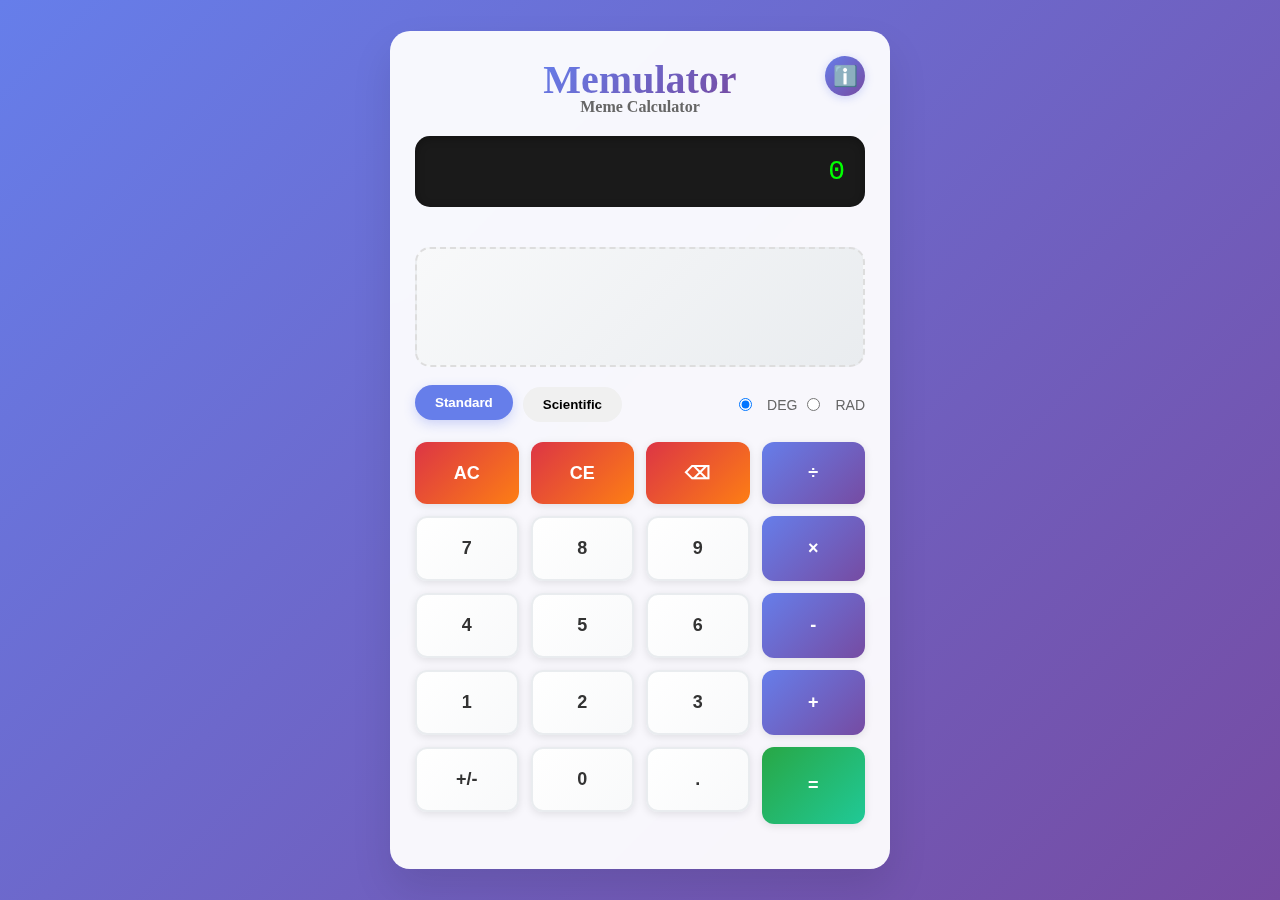
<file: index.html>
<!DOCTYPE html>
<html lang="en">
<head>
    <meta charset="UTF-8">
    <meta name="viewport" content="width=device-width, initial-scale=1.0">
    <title>Meme Scientific Calculator</title>
    <link rel="stylesheet" href="style.css">
</head>
<body>
    <div class="calculator">
        <div class="header">
            <h1 style="font-family: 'Georgia', serif; font-size: 2.5em; margin: 0;">
                <span style="background: linear-gradient(135deg, #667eea 0%, #764ba2 100%); -webkit-background-clip: text; -webkit-text-fill-color: transparent; font-weight: bold;">Memulator</span>
                <span style="font-size: 0.4em; color: #666; display: block; margin-top: -5px;">Meme Calculator</span>
            </h1>
            <button class="info-btn" onclick="window.location.href='description.html'" title="About Memulator">
                ℹ️
            </button>
        </div>

        <div class="display-container">
            <div class="display" id="display">0</div>
            <div class="display-history" id="displayHistory"></div>
            <div class="meme-output" id="memeOutput"></div>
        </div>
        
        <div class="controls-section">
            <div class="mode-selector">
                <button class="mode-btn active" data-mode="classic">Standard</button>
                <button class="mode-btn" data-mode="scientific">Scientific</button>
            </div>
            <div class="angle-selector">
                <input type="radio" id="deg" name="angle" value="DEG" checked>
                <label for="deg">DEG</label>
                <input type="radio" id="rad" name="angle" value="RAD">
                <label for="rad">RAD</label>
            </div>
        </div>

        <div id="keypads">
            <!-- Standard Keypad -->
            <div class="buttons" id="keypadClassic">
                <button class="btn func" data-action="clear-all">AC</button>
                <button class="btn func" data-action="clear">CE</button>
                <button class="btn func" data-action="del">⌫</button>
                <button class="btn operator" data-value="/">÷</button>

                <button class="btn number" data-value="7">7</button>
                <button class="btn number" data-value="8">8</button>
                <button class="btn number" data-value="9">9</button>
                <button class="btn operator" data-value="*">×</button>

                <button class="btn number" data-value="4">4</button>
                <button class="btn number" data-value="5">5</button>
                <button class="btn number" data-value="6">6</button>
                <button class="btn operator" data-value="-">-</button>
                
                <button class="btn number" data-value="1">1</button>
                <button class="btn number" data-value="2">2</button>
                <button class="btn number" data-value="3">3</button>
                <button class="btn operator" data-value="+">+</button>

                <button class="btn number" data-action="negate">+/-</button>
                <button class="btn number" data-value="0">0</button>
                <button class="btn number" data-value=".">.</button>
                <button class="btn equals" data-action="equals">=</button>
            </div>

            <!-- Scientific Keypad -->
            <div class="buttons scientific-layout hidden" id="keypadScientific">
                <!-- Row 1 -->
                <button class="btn scientific" data-fn="sin">sin</button>
                <button class="btn scientific" data-fn="cos">cos</button>
                <button class="btn scientific" data-fn="tan">tan</button>
                <button class="btn scientific" data-fn="log">log</button>
                <button class="btn scientific" data-fn="ln">ln</button>
                
                <!-- Row 2 -->
                <button class="btn scientific" data-fn="asin">sin⁻¹</button>
                <button class="btn scientific" data-fn="acos">cos⁻¹</button>
                <button class="btn scientific" data-fn="atan">tan⁻¹</button>
                <button class="btn scientific" data-fn="sqrt">√</button>
                <button class="btn scientific" data-fn="cbrt">∛</button>
                
                <!-- Row 3 -->
                <button class="btn scientific" data-fn="pow">xʸ</button>
                <button class="btn scientific" data-fn="square">x²</button>
                <button class="btn scientific" data-fn="cube">x³</button>
                <button class="btn scientific" data-fn="fact">n!</button>
                <button class="btn scientific" data-fn="exp">eˣ</button>
                
                <!-- Row 4 -->
                <button class="btn scientific" data-const="π">π</button>
                <button class="btn scientific" data-const="e">e</button>
                <button class="btn scientific" data-fn="inv">1/x</button>
                <button class="btn scientific" data-fn="abs">|x|</button>
                <button class="btn scientific" data-action="clear-all">AC</button>
                
                <!-- Row 5 -->
                <button class="btn scientific" data-mem="MC">MC</button>
                <button class="btn scientific" data-mem="MR">MR</button>
                <button class="btn scientific" data-mem="M+">M+</button>
                <button class="btn scientific" data-mem="M-">M-</button>
                <button class="btn scientific" data-action="del">⌫</button>
                
                <!-- Row 6 -->
                <button class="btn scientific" data-value="(">(</button>
                <button class="btn scientific" data-value="7">7</button>
                <button class="btn scientific" data-value="8">8</button>
                <button class="btn scientific" data-value="9">9</button>
                <button class="btn operator" data-value="/">÷</button>
                
                <!-- Row 7 -->
                <button class="btn scientific" data-value=")">)</button>
                <button class="btn scientific" data-value="4">4</button>
                <button class="btn scientific" data-value="5">5</button>
                <button class="btn scientific" data-value="6">6</button>
                <button class="btn operator" data-value="*">×</button>
                
                <!-- Row 8 -->
                <button class="btn scientific" data-value="%">%</button>
                <button class="btn scientific" data-value="1">1</button>
                <button class="btn scientific" data-value="2">2</button>
                <button class="btn scientific" data-value="3">3</button>
                <button class="btn operator" data-value="-">-</button>
                
                <!-- Row 9 -->
                <button class="btn scientific" data-action="negate">+/-</button>
                <button class="btn scientific" data-value="0">0</button>
                <button class="btn scientific" data-value=".">.</button>
                <button class="btn equals" data-action="equals">=</button>
                <button class="btn operator" data-value="+">+</button>
            </div>
        </div>

        <div class="share-section" id="shareSection" style="display: none;">
            <button class="share-btn" id="btnShare">📱 Share Result</button>
            <button class="share-btn" id="btnDownload">💾 Download</button>
        </div>
    </div>
    
    <div class="error-overlay" id="errorOverlay" style="display: none;">
        <div class="error-content">
            <img id="errorImage" src="templates/error.jpg" alt="Error">
            <p id="errorMessage">Calculation Error</p>
            <button class="error-close" onclick="closeError()">Close</button>
        </div>
    </div>
    
    <script src="script.js"></script>
</body>
</html>
</file>
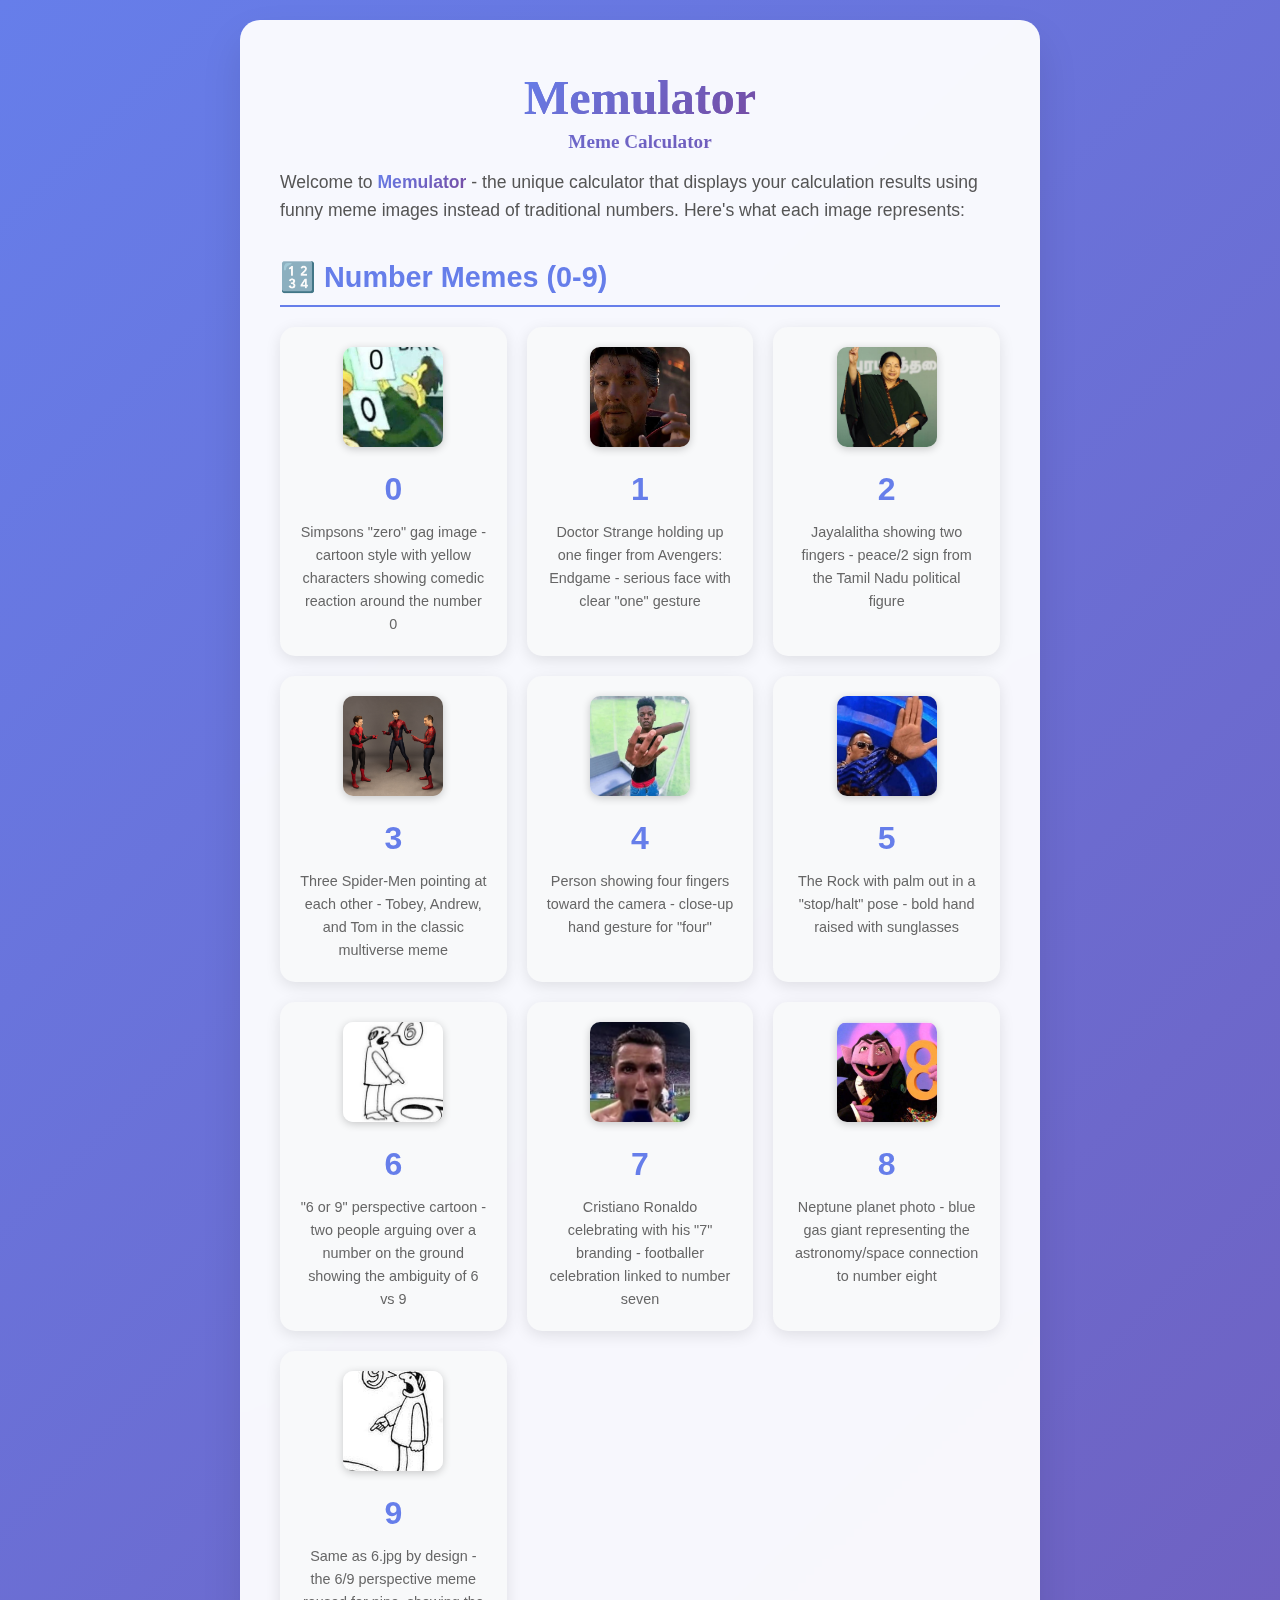
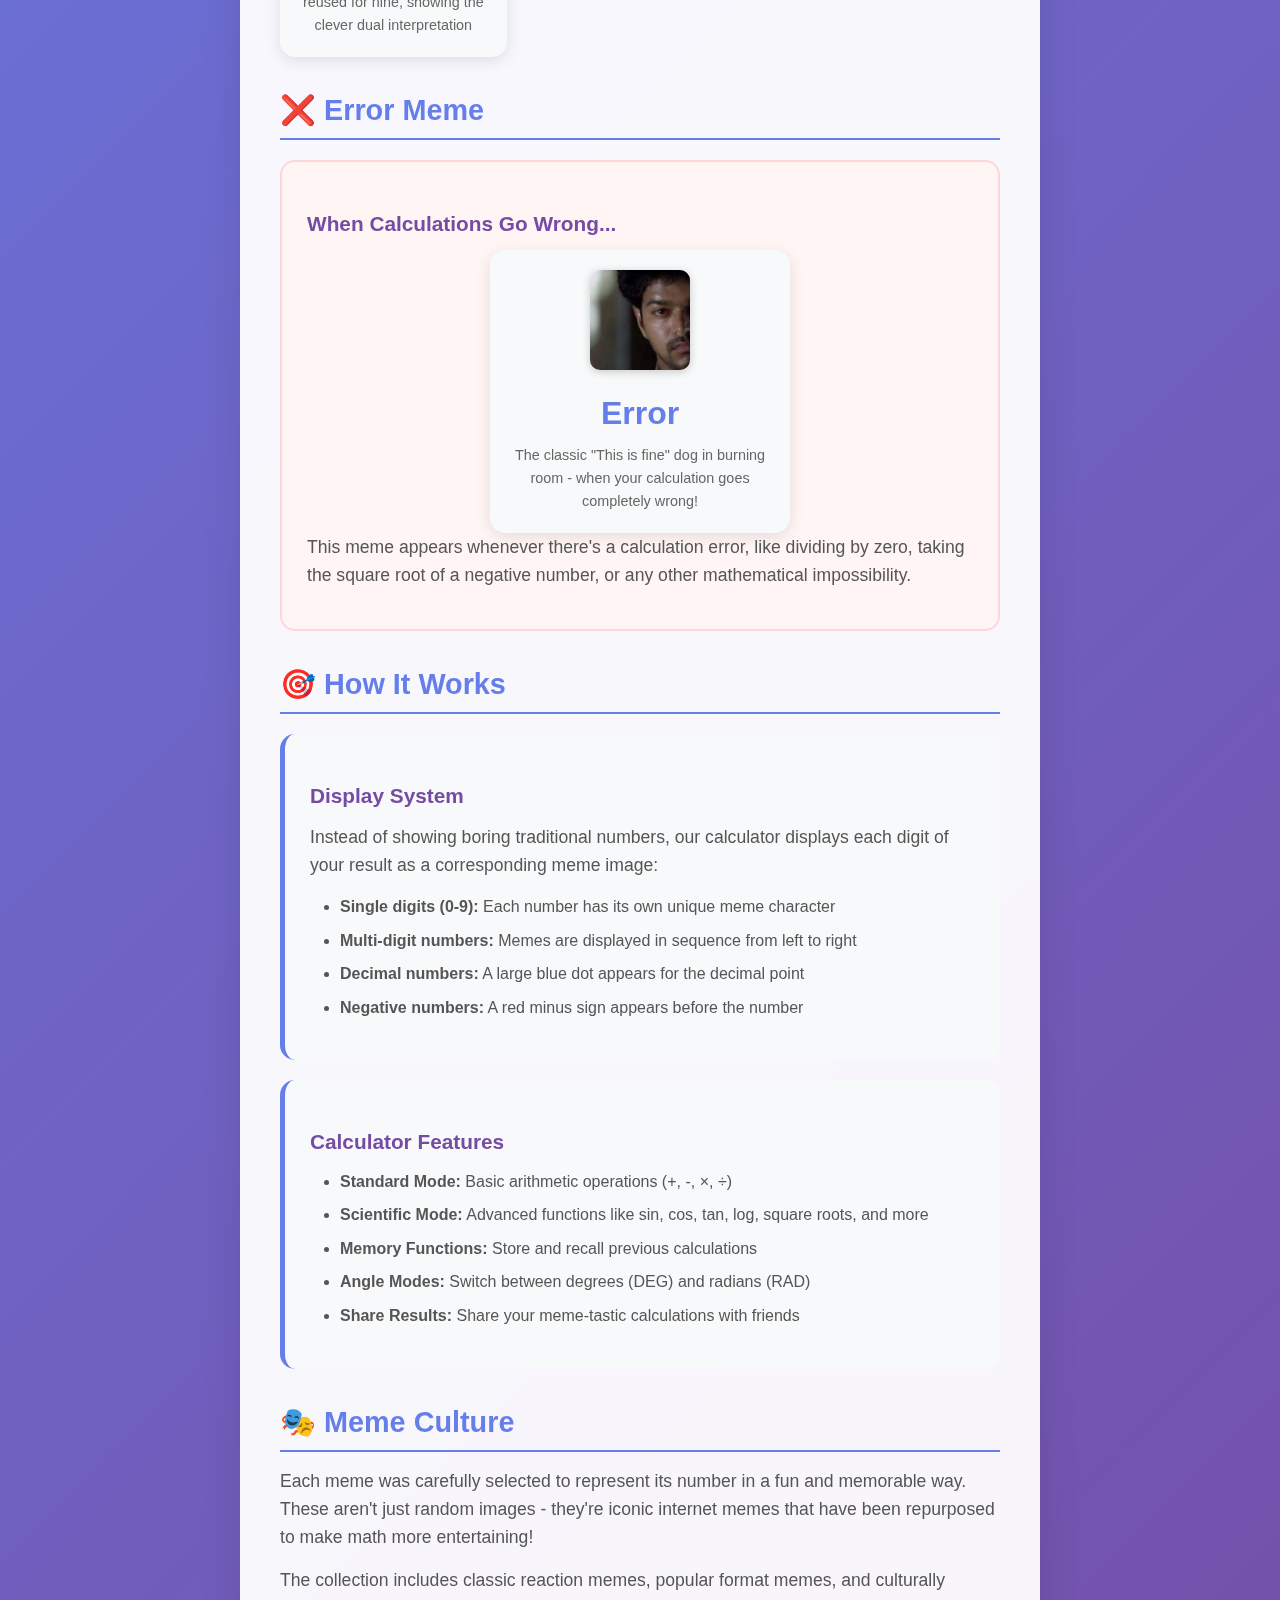
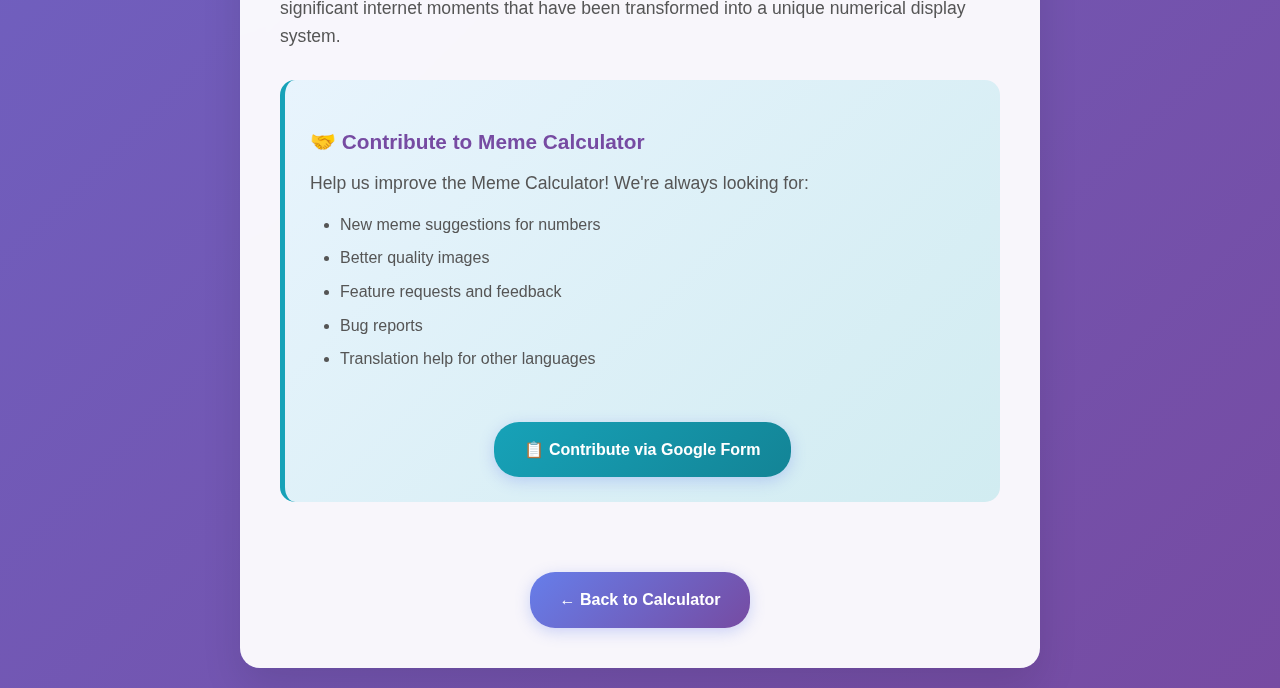
<file: description.html>
<!DOCTYPE html>
<html lang="en">
<head>
    <meta charset="UTF-8">
    <meta name="viewport" content="width=device-width, initial-scale=1.0">
    <title>Meme Calculator - Image Descriptions</title>
    <style>
        * {
            margin: 0;
            padding: 0;
            box-sizing: border-box;
        }

        body {
            font-family: 'Segoe UI', Tahoma, Geneva, Verdana, sans-serif;
            background: linear-gradient(135deg, #667eea 0%, #764ba2 100%);
            min-height: 100vh;
            padding: 20px;
            line-height: 1.6;
        }

        .container {
            max-width: 800px;
            margin: 0 auto;
            background: rgba(255, 255, 255, 0.95);
            border-radius: 20px;
            padding: 40px;
            box-shadow: 0 20px 40px rgba(0, 0, 0, 0.1);
            backdrop-filter: blur(10px);
        }

        h1 {
            color: #333;
            text-align: center;
            margin-bottom: 30px;
            font-size: 2.5em;
            background: linear-gradient(135deg, #667eea 0%, #764ba2 100%);
            -webkit-background-clip: text;
            -webkit-text-fill-color: transparent;
            background-clip: text;
        }

        h2 {
            color: #667eea;
            margin: 30px 0 15px 0;
            font-size: 1.8em;
            border-bottom: 2px solid #667eea;
            padding-bottom: 5px;
        }

        h3 {
            color: #764ba2;
            margin: 20px 0 10px 0;
            font-size: 1.3em;
        }

        p {
            color: #555;
            margin-bottom: 15px;
            font-size: 1.1em;
        }

        .meme-grid {
            display: grid;
            grid-template-columns: repeat(auto-fit, minmax(200px, 1fr));
            gap: 20px;
            margin: 20px 0;
        }

        .meme-item {
            background: #f8f9fa;
            border-radius: 15px;
            padding: 20px;
            text-align: center;
            box-shadow: 0 4px 15px rgba(0, 0, 0, 0.1);
            transition: transform 0.3s ease;
        }

        .meme-item:hover {
            transform: translateY(-5px);
        }

        .meme-image {
            width: 100px;
            height: 100px;
            object-fit: cover;
            border-radius: 10px;
            margin-bottom: 10px;
            box-shadow: 0 2px 8px rgba(0, 0, 0, 0.2);
        }

        .meme-number {
            font-size: 2em;
            font-weight: bold;
            color: #667eea;
            margin-bottom: 5px;
        }

        .meme-description {
            font-size: 0.9em;
            color: #666;
        }

        .back-button {
            display: inline-block;
            margin-top: 30px;
            padding: 15px 30px;
            background: linear-gradient(135deg, #667eea 0%, #764ba2 100%);
            color: white;
            text-decoration: none;
            border-radius: 25px;
            font-weight: bold;
            transition: all 0.3s ease;
            box-shadow: 0 4px 15px rgba(102, 126, 234, 0.3);
        }

        .back-button:hover {
            transform: translateY(-2px);
            box-shadow: 0 6px 20px rgba(102, 126, 234, 0.4);
        }

        .feature-section {
            background: #f8f9fa;
            border-radius: 15px;
            padding: 25px;
            margin: 20px 0;
            border-left: 5px solid #667eea;
        }

        .error-section {
            background: #fff5f5;
            border: 2px solid #fed7d7;
            border-radius: 15px;
            padding: 25px;
            margin: 20px 0;
        }

        ul {
            margin-left: 30px;
            margin-bottom: 15px;
        }

        li {
            color: #555;
            margin-bottom: 8px;
        }

        .highlight {
            background: linear-gradient(135deg, #667eea 0%, #764ba2 100%);
            -webkit-background-clip: text;
            -webkit-text-fill-color: transparent;
            background-clip: text;
            font-weight: bold;
        }

        @media (max-width: 600px) {
            .container {
                padding: 20px;
                margin: 10px;
            }

            h1 {
                font-size: 2em;
            }

            h2 {
                font-size: 1.5em;
            }

            .meme-grid {
                grid-template-columns: repeat(auto-fit, minmax(150px, 1fr));
                gap: 15px;
            }

            .meme-image {
                width: 80px;
                height: 80px;
            }
        }
    </style>
</head>
<body>
    <div class="container">
        <h1 style="font-family: 'Georgia', serif; font-size: 3em; margin-bottom: 10px;">
            <span style="background: linear-gradient(135deg, #667eea 0%, #764ba2 100%); -webkit-background-clip: text; -webkit-text-fill-color: transparent; font-weight: bold;">Memulator</span>
            <span style="font-size: 0.4em; color: #666; display: block; margin-top: -10px;">Meme Calculator</span>
        </h1>
        
        <p>Welcome to <span class="highlight">Memulator</span> - the unique calculator that displays your calculation results using funny meme images instead of traditional numbers. Here's what each image represents:</p>

        <h2>🔢 Number Memes (0-9)</h2>
        <div class="meme-grid">
            <div class="meme-item">
                <img class="meme-image" src="templates/0.jpg" alt="Meme 0">
                <div class="meme-number">0</div>
                <div class="meme-description">Simpsons "zero" gag image - cartoon style with yellow characters showing comedic reaction around the number 0</div>
            </div>
            <div class="meme-item">
                <img class="meme-image" src="templates/1.png" alt="Meme 1">
                <div class="meme-number">1</div>
                <div class="meme-description">Doctor Strange holding up one finger from Avengers: Endgame - serious face with clear "one" gesture</div>
            </div>
            <div class="meme-item">
                <img class="meme-image" src="templates/2.jpg" alt="Meme 2">
                <div class="meme-number">2</div>
                <div class="meme-description">Jayalalitha showing two fingers - peace/2 sign from the Tamil Nadu political figure</div>
            </div>
            <div class="meme-item">
                <img class="meme-image" src="templates/3.png" alt="Meme 3">
                <div class="meme-number">3</div>
                <div class="meme-description">Three Spider-Men pointing at each other - Tobey, Andrew, and Tom in the classic multiverse meme</div>
            </div>
            <div class="meme-item">
                <img class="meme-image" src="templates/4.jpg" alt="Meme 4">
                <div class="meme-number">4</div>
                <div class="meme-description">Person showing four fingers toward the camera - close-up hand gesture for "four"</div>
            </div>
            <div class="meme-item">
                <img class="meme-image" src="templates/5.jpg" alt="Meme 5">
                <div class="meme-number">5</div>
                <div class="meme-description">The Rock with palm out in a "stop/halt" pose - bold hand raised with sunglasses</div>
            </div>
            <div class="meme-item">
                <img class="meme-image" src="templates/6.jpg" alt="Meme 6">
                <div class="meme-number">6</div>
                <div class="meme-description">"6 or 9" perspective cartoon - two people arguing over a number on the ground showing the ambiguity of 6 vs 9</div>
            </div>
            <div class="meme-item">
                <img class="meme-image" src="templates/7.jpg" alt="Meme 7">
                <div class="meme-number">7</div>
                <div class="meme-description">Cristiano Ronaldo celebrating with his "7" branding - footballer celebration linked to number seven</div>
            </div>
            <div class="meme-item">
                <img class="meme-image" src="templates/8.jpg" alt="Meme 8">
                <div class="meme-number">8</div>
                <div class="meme-description">Neptune planet photo - blue gas giant representing the astronomy/space connection to number eight</div>
            </div>
            <div class="meme-item">
                <img class="meme-image" src="templates/9.jpg" alt="Meme 9">
                <div class="meme-number">9</div>
                <div class="meme-description">Same as 6.jpg by design - the 6/9 perspective meme reused for nine, showing the clever dual interpretation</div>
            </div>
        </div>

        <h2>❌ Error Meme</h2>
        <div class="error-section">
            <h3>When Calculations Go Wrong...</h3>
            <div class="meme-item" style="max-width: 300px; margin: 0 auto;">
                <img class="meme-image" src="templates/error.jpg" alt="Error Meme">
                <div class="meme-number">Error</div>
                <div class="meme-description">The classic "This is fine" dog in burning room - when your calculation goes completely wrong!</div>
            </div>
            <p>This meme appears whenever there's a calculation error, like dividing by zero, taking the square root of a negative number, or any other mathematical impossibility.</p>
        </div>

        <h2>🎯 How It Works</h2>
        <div class="feature-section">
            <h3>Display System</h3>
            <p>Instead of showing boring traditional numbers, our calculator displays each digit of your result as a corresponding meme image:</p>
            <ul>
                <li><strong>Single digits (0-9):</strong> Each number has its own unique meme character</li>
                <li><strong>Multi-digit numbers:</strong> Memes are displayed in sequence from left to right</li>
                <li><strong>Decimal numbers:</strong> A large blue dot appears for the decimal point</li>
                <li><strong>Negative numbers:</strong> A red minus sign appears before the number</li>
            </ul>
        </div>

        <div class="feature-section">
            <h3>Calculator Features</h3>
            <ul>
                <li><strong>Standard Mode:</strong> Basic arithmetic operations (+, -, ×, ÷)</li>
                <li><strong>Scientific Mode:</strong> Advanced functions like sin, cos, tan, log, square roots, and more</li>
                <li><strong>Memory Functions:</strong> Store and recall previous calculations</li>
                <li><strong>Angle Modes:</strong> Switch between degrees (DEG) and radians (RAD)</li>
                <li><strong>Share Results:</strong> Share your meme-tastic calculations with friends</li>
            </ul>
        </div>

        <h2>🎭 Meme Culture</h2>
        <p>Each meme was carefully selected to represent its number in a fun and memorable way. These aren't just random images - they're iconic internet memes that have been repurposed to make math more entertaining!</p>

        <p>The collection includes classic reaction memes, popular format memes, and culturally significant internet moments that have been transformed into a unique numerical display system.</p>

        <div class="feature-section" style="background: linear-gradient(135deg, #e8f4fd 0%, #d1ecf1 100%); border-left: 5px solid #17a2b8; margin-top: 30px;">
            <h3>🤝 Contribute to Meme Calculator</h3>
            <p>Help us improve the Meme Calculator! We're always looking for:</p>
            <ul>
                <li>New meme suggestions for numbers</li>
                <li>Better quality images</li>
                <li>Feature requests and feedback</li>
                <li>Bug reports</li>
                <li>Translation help for other languages</li>
            </ul>
            <div style="text-align: center; margin-top: 20px;">
                <a href="https://docs.google.com/forms/d/e/1FAIpQLSfRdcGL5GVkFRrY6t4hZeTGb7S90WV_ZwKucOHZm7Vwioo3IA/viewform?usp=dialog" 
                   target="_blank" 
                   class="back-button" 
                   style="background: linear-gradient(135deg, #17a2b8 0%, #138496 100%);">
                    📋 Contribute via Google Form
                </a>
            </div>
        </div>

        <div style="text-align: center; margin-top: 40px;">
            <a href="index.html" class="back-button">← Back to Calculator</a>
        </div>
    </div>
</body>
</html>
</file>
<file: style.css>
* {
    margin: 0;
    padding: 0;
    box-sizing: border-box;
}

body {
    font-family: 'Segoe UI', Tahoma, Geneva, Verdana, sans-serif;
    background: linear-gradient(135deg, #667eea 0%, #764ba2 100%);
    min-height: 100vh;
    display: flex;
    justify-content: center;
    align-items: center;
    padding: 20px;
}

.calculator {
    background: rgba(255, 255, 255, 0.95);
    border-radius: 20px;
    padding: 25px;
    box-shadow: 0 20px 40px rgba(0, 0, 0, 0.1);
    max-width: 500px;
    width: 100%;
    backdrop-filter: blur(10px);
}

.header {
    text-align: center;
    margin-bottom: 20px;
    position: relative;
}

.header h1 {
    color: #333;
    font-size: 28px;
    margin-bottom: 15px;
    font-weight: 600;
}

.info-btn {
    position: absolute;
    top: 0;
    right: 0;
    background: linear-gradient(135deg, #667eea 0%, #764ba2 100%);
    color: white;
    border: none;
    border-radius: 50%;
    width: 40px;
    height: 40px;
    font-size: 20px;
    cursor: pointer;
    transition: all 0.3s ease;
    box-shadow: 0 2px 8px rgba(102, 126, 234, 0.3);
    display: flex;
    align-items: center;
    justify-content: center;
}

.info-btn:hover {
    transform: scale(1.1);
    box-shadow: 0 4px 12px rgba(102, 126, 234, 0.4);
}

.controls-section {
    display: flex;
    justify-content: space-between;
    align-items: center;
    margin-bottom: 20px;
    flex-wrap: wrap;
    gap: 10px;
}

.mode-selector {
    display: flex;
    gap: 10px;
}

.mode-btn {
    padding: 10px 20px;
    border: none;
    border-radius: 25px;
    background: #f0f0f0;
    cursor: pointer;
    transition: all 0.3s ease;
    font-weight: 600;
}

.mode-btn.active {
    background: #667eea;
    color: white;
    transform: translateY(-2px);
    box-shadow: 0 4px 12px rgba(102, 126, 234, 0.3);
}

.angle-selector {
    display: flex;
    align-items: center;
    gap: 10px;
}

.angle-selector label {
    font-size: 14px;
    color: #666;
    cursor: pointer;
}

.angle-selector input[type="radio"] {
    margin-right: 5px;
}

.display-container {
    margin-bottom: 20px;
}

.display {
    background: #1a1a1a;
    color: #00ff00;
    font-size: 28px;
    font-family: 'Courier New', monospace;
    padding: 20px;
    border-radius: 15px;
    text-align: right;
    min-height: 70px;
    display: flex;
    align-items: center;
    justify-content: flex-end;
    word-wrap: break-word;
    overflow-wrap: break-word;
    box-shadow: inset 0 2px 10px rgba(0, 0, 0, 0.3);
    transition: all 0.3s ease;
}

.display.error {
    background: #8b0000;
    color: #ffcccc;
}

.display-history {
    font-size: 14px;
    color: #666;
    text-align: right;
    margin-top: 5px;
    min-height: 20px;
    font-family: 'Courier New', monospace;
}

.meme-output {
    margin-top: 15px;
    min-height: 120px;
    background: linear-gradient(135deg, #f8f9fa 0%, #e9ecef 100%);
    border-radius: 15px;
    display: flex;
    align-items: center;
    justify-content: center;
    flex-wrap: wrap;
    gap: 10px;
    padding: 15px;
    border: 2px dashed #ddd;
    transition: all 0.5s ease;
}

.meme-output.active {
    border-color: #667eea;
    background: linear-gradient(135deg, #fff 0%, #f8f9ff 100%);
    box-shadow: 0 4px 20px rgba(102, 126, 234, 0.2);
}

.meme-digit {
    max-width: 80px;
    max-height: 80px;
    border-radius: 8px;
    transition: transform 0.3s ease;
    box-shadow: 0 2px 8px rgba(0, 0, 0, 0.1);
}

.meme-digit:hover {
    transform: scale(1.1);
}

.meme-error {
    max-width: 200px;
    max-height: 200px;
    border-radius: 10px;
    box-shadow: 0 4px 15px rgba(0, 0, 0, 0.2);
}

.buttons {
    display: grid;
    grid-template-columns: repeat(4, 1fr);
    gap: 12px;
    margin-bottom: 20px;
}

.scientific-layout {
    grid-template-columns: repeat(5, 1fr);
}

.btn {
    padding: 20px;
    border: none;
    border-radius: 12px;
    font-size: 18px;
    font-weight: bold;
    cursor: pointer;
    transition: all 0.2s ease;
    position: relative;
    overflow: hidden;
    box-shadow: 0 2px 8px rgba(0, 0, 0, 0.1);
}

.btn:hover {
    transform: translateY(-2px);
    box-shadow: 0 4px 12px rgba(0, 0, 0, 0.15);
}

.btn:active {
    transform: translateY(0);
    box-shadow: 0 2px 4px rgba(0, 0, 0, 0.2);
}

.number {
    background: linear-gradient(135deg, #fff 0%, #f8f9fa 100%);
    color: #333;
    border: 2px solid #e9ecef;
}

.number:hover {
    background: linear-gradient(135deg, #f8f9fa 0%, #e9ecef 100%);
    border-color: #667eea;
}

.operator {
    background: linear-gradient(135deg, #667eea 0%, #764ba2 100%);
    color: white;
}

.operator:hover {
    background: linear-gradient(135deg, #5a6fd8 0%, #6a4190 100%);
}

.equals {
    background: linear-gradient(135deg, #28a745 0%, #20c997 100%);
    color: white;
    grid-row: span 2;
}

.equals:hover {
    background: linear-gradient(135deg, #218838 0%, #1ea085 100%);
}

.func {
    background: linear-gradient(135deg, #dc3545 0%, #fd7e14 100%);
    color: white;
}

.func:hover {
    background: linear-gradient(135deg, #c82333 0%, #e06c0e 100%);
}

.scientific {
    background: linear-gradient(135deg, #6f42c1 0%, #e83e8c 100%);
    color: white;
    font-size: 16px;
}

.scientific:hover {
    background: linear-gradient(135deg, #5e2a91 0%, #d63384 100%);
}

.hidden {
    display: none !important;
}

.share-section {
    display: flex;
    gap: 10px;
    justify-content: center;
    flex-wrap: wrap;
}

.share-btn {
    padding: 12px 24px;
    border: none;
    border-radius: 25px;
    background: linear-gradient(135deg, #667eea 0%, #764ba2 100%);
    color: white;
    cursor: pointer;
    font-size: 14px;
    font-weight: 600;
    transition: all 0.3s ease;
    box-shadow: 0 2px 8px rgba(102, 126, 234, 0.3);
}

.share-btn:hover {
    background: linear-gradient(135deg, #5a6fd8 0%, #6a4190 100%);
    transform: translateY(-2px);
    box-shadow: 0 4px 15px rgba(102, 126, 234, 0.4);
}

/* Error Overlay */
.error-overlay {
    position: fixed;
    top: 0;
    left: 0;
    width: 100%;
    height: 100%;
    background: rgba(0, 0, 0, 0.8);
    display: flex;
    justify-content: center;
    align-items: center;
    z-index: 1000;
    backdrop-filter: blur(5px);
}

.error-content {
    background: white;
    padding: 30px;
    border-radius: 20px;
    text-align: center;
    max-width: 400px;
    box-shadow: 0 20px 40px rgba(0, 0, 0, 0.3);
}

.error-content img {
    max-width: 100%;
    height: auto;
    border-radius: 10px;
    margin-bottom: 15px;
}

.error-content p {
    font-size: 18px;
    color: #dc3545;
    margin-bottom: 20px;
    font-weight: 600;
}

.error-close {
    padding: 10px 30px;
    background: #dc3545;
    color: white;
    border: none;
    border-radius: 25px;
    cursor: pointer;
    font-size: 16px;
    transition: all 0.3s ease;
}

.error-close:hover {
    background: #c82333;
    transform: translateY(-2px);
}

/* Responsive Design */
@media (max-width: 600px) {
    .calculator {
        padding: 15px;
        margin: 10px;
    }
    
    .btn {
        padding: 15px 10px;
        font-size: 14px;
    }
    
    .scientific {
        font-size: 12px;
    }
    
    .display {
        font-size: 24px;
        padding: 15px;
    }
    
    .header h1 {
        font-size: 24px;
    }
    
    .controls-section {
        flex-direction: column;
        align-items: stretch;
    }
    
    .mode-selector {
        justify-content: center;
    }
}

@media (max-width: 400px) {
    .scientific-layout {
        grid-template-columns: repeat(4, 1fr);
    }
    
    .btn {
        padding: 12px 8px;
        font-size: 12px;
    }
    
    .display {
        font-size: 20px;
    }
}
</file>
